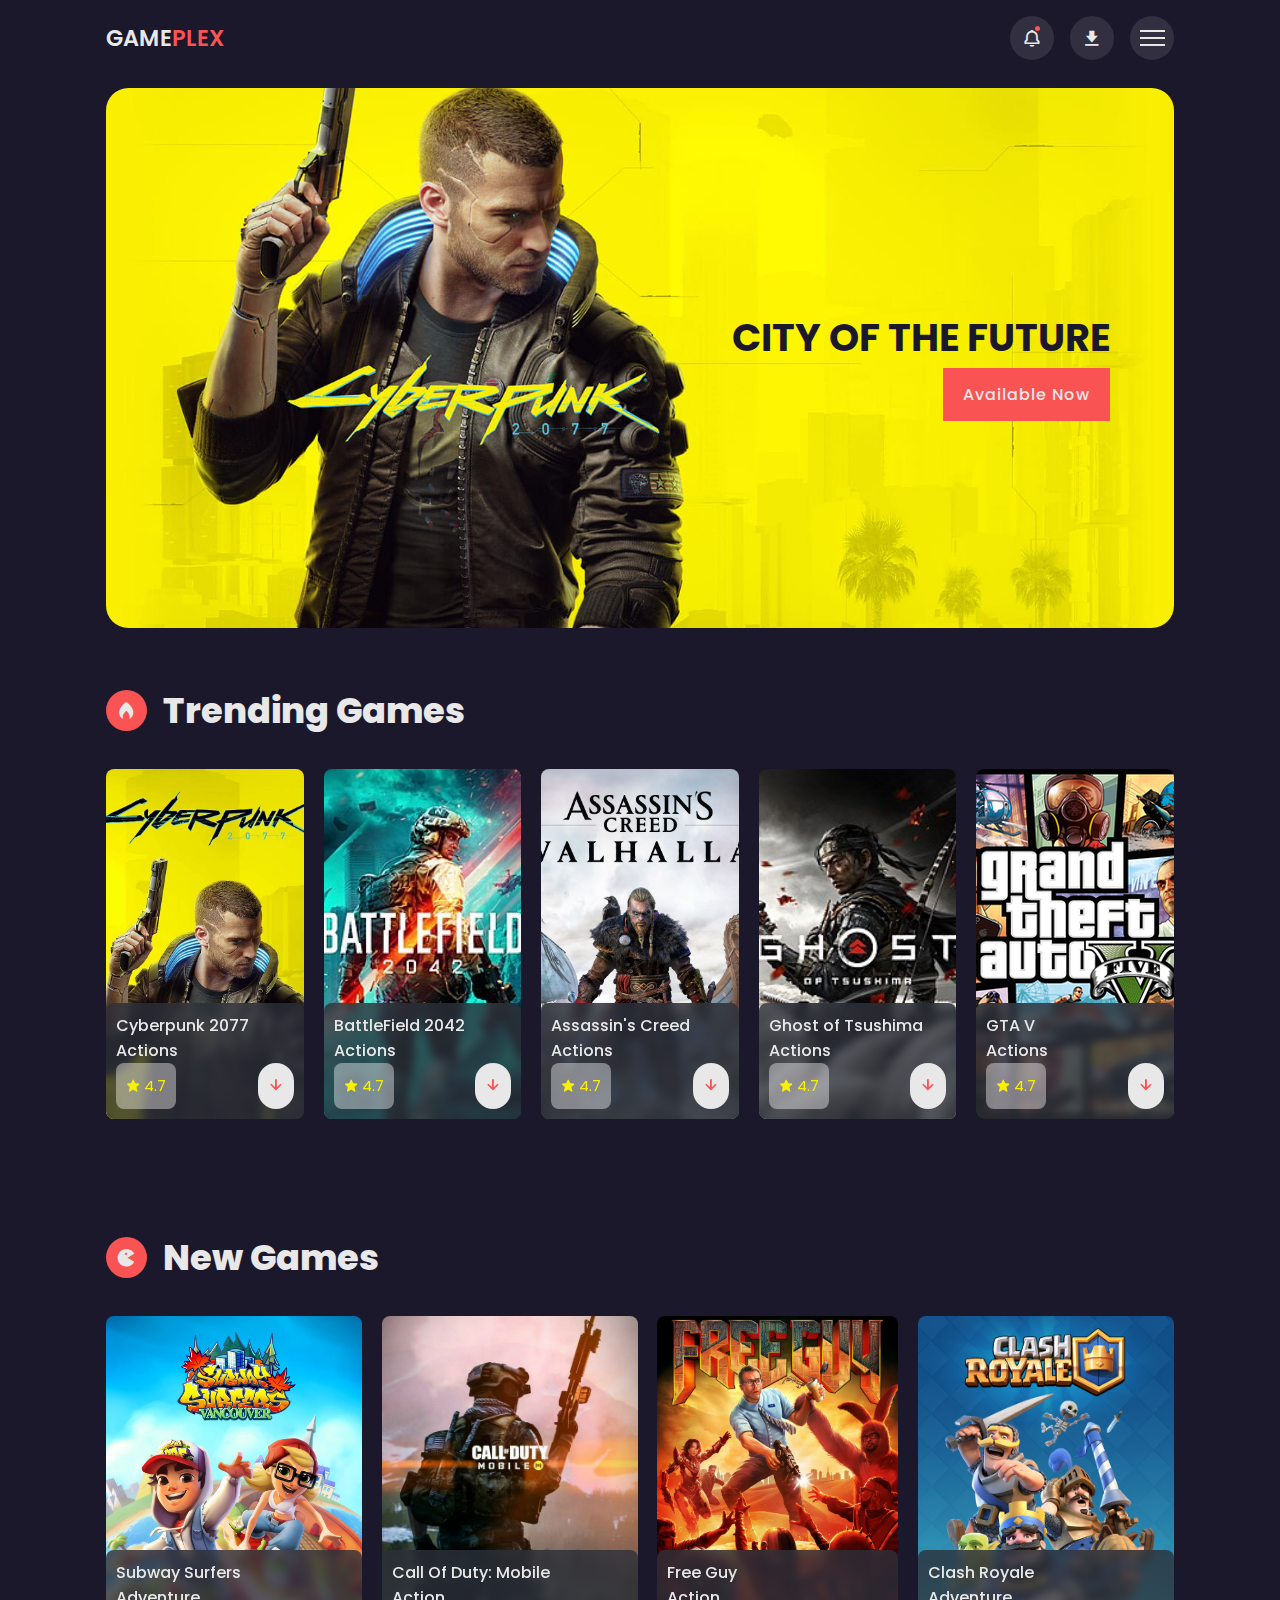
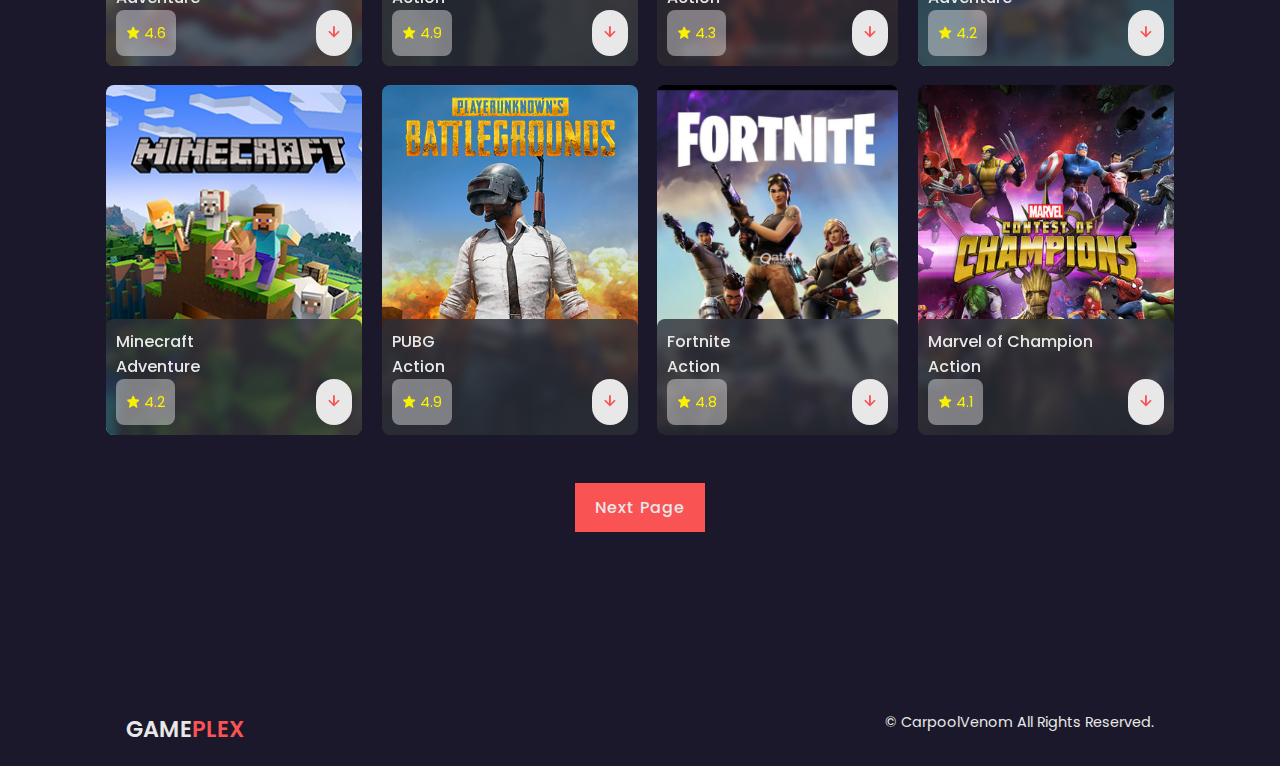
<file: index.html>
<!DOCTYPE html>
<html lang="en">

<head>
    <meta charset="UTF-8">
    <meta name="viewport" content="width=device-width, initial-scale=1.0">
    <title>Game Website</title>
    <!--FAV ICON-->
    <link rel="shortcut icon" href="img/fav.png" type="image/x-icon">
    <!--CSS -->
    <link rel="stylesheet" href="style.css">
    <!--box icon-->
    <link href='https://unpkg.com/boxicons@2.1.4/css/boxicons.min.css' rel='stylesheet'>

    <link rel="stylesheet" href="https://cdn.jsdelivr.net/npm/swiper@10/swiper-bundle.min.css" />

    <script src="https://cdn.jsdelivr.net/npm/swiper@10/swiper-bundle.min.js"></script>
</head>

<body>
     <!--Custom Scroll Bar-->
     <div class="progress">
        <div class="progress-bar" id="scroll-bar">
        </div>
    </div>
    <!--Header-->
    <header>
        <div class="nav container">
            <!--Logo-->
            <a href="index.html" class="logo">Game<span>plex</span></a>
            <!--Nav Icons-->
            <div class="nav-icons">
                <i class="bx bx-bell bx-tada" id="bell-icon"><span></span></i>
                <i class="bx bxs-download"></i>
                <div class="menu-icon">
                    <div class="line1"></div>
                    <div class="line2"></div>
                    <div class="line3"></div>
                </div>
            </div>

            <!--Menu-->
            <div class="menu">
                <img src="img/menu.png" alt="">
                <div class="navbar">
                    <li><a href="index.html">Home</a></li>
                    <li><a href="#trending">Trending</a></li>
                    <li><a href="#new">New Games</a></li>
                    <li><a href="#action">Action Games</a></li>
                    <li><a href="#contact">Contact Us</a></li>
                </div>
            </div>


            <!--Notification-->
            <div class="notification">
                <div class="notification-box">
                    <i class="bx bxs-check-circle"></i>
                    <p>Congratulation, Your game downloaded successfully.</p>
                </div>
                <div class="notification-box box-color">
                    <i class="bx bxs-check-circle"></i>
                    <p>Could not apply changes.</p>
                </div>
            </div>
        </div>

    </header>

    <!--Home Section-->
    <section class="home container" id="home">
        <img src="img/home.png" alt="">
        <div class="home-text">
            <h1>CITY OF THE FUTURE</h1>
            <a href="#" class="btn">Available Now</a>
        </div>
    </section>


    <!-- Trending Section -->
    <section class="trending container" id="trending">
        <div class="heading">
            <i class="bx bxs-flame"></i>
            <h2>Trending Games</h2>
        </div>

        <!--content-->
        <div class="trending-content swiper">
            <div class="swiper-wrapper">
                <div class="swiper-slide">
                    <div class="box">
                        <img src="img/trending1.webp" alt="">
                        <div class="box-text">
                            <h2>Cyberpunk 2077</h2>
                            <h3>Actions</h3>

                            <div class="rating-download">
                                <div class="rating">
                                    <i class="bx bxs-star"></i>
                                    <span>4.7</span>
                                </div>
                                <a href="#" class="box-btn">
                                    <i class="bx bx-down-arrow-alt"> </i>
                                </a>
                            </div>
                        </div>
                    </div>
                </div>

                <!--Slide 2-->
                <div class="swiper-slide">
                    <div class="box">
                        <img src="img/trending2.jpg" alt="">
                        <div class="box-text">
                            <h2>BattleField 2042</h2>
                            <h3>Actions</h3>

                            <div class="rating-download">
                                <div class="rating">
                                    <i class="bx bxs-star"></i>
                                    <span>4.7</span>
                                </div>
                                <a href="#" class="box-btn">
                                    <i class="bx bx-down-arrow-alt"> </i>
                                </a>
                            </div>
                        </div>
                    </div>
                </div>
                <!--Slide 3-->
                <div class="swiper-slide">
                    <div class="box">
                        <img src="img/trending3.jpg" alt="">
                        <div class="box-text">
                            <h2>Assassin's Creed</h2>
                            <h3>Actions</h3>

                            <div class="rating-download">
                                <div class="rating">
                                    <i class="bx bxs-star"></i>
                                    <span>4.7</span>
                                </div>
                                <a href="#" class="box-btn">
                                    <i class="bx bx-down-arrow-alt"> </i>
                                </a>
                            </div>
                        </div>
                    </div>
                </div>
                <!--Slide 4-->
                <div class="swiper-slide">
                    <div class="box">
                        <img src="img/trending4.jpg" alt="">
                        <div class="box-text">
                            <h2>Ghost of Tsushima</h2>
                            <h3>Actions</h3>

                            <div class="rating-download">
                                <div class="rating">
                                    <i class="bx bxs-star"></i>
                                    <span>4.7</span>
                                </div>
                                <a href="#" class="box-btn">
                                    <i class="bx bx-down-arrow-alt"> </i>
                                </a>
                            </div>
                        </div>
                    </div>
                </div>
                <!--Slide 5-->
                <div class="swiper-slide">
                    <div class="box">
                        <img src="img/trending5.png" alt="">
                        <div class="box-text">
                            <h2>GTA V</h2>
                            <h3>Actions</h3>

                            <div class="rating-download">
                                <div class="rating">
                                    <i class="bx bxs-star"></i>
                                    <span>4.7</span>
                                </div>
                                <a href="#" class="box-btn">
                                    <i class="bx bx-down-arrow-alt"> </i>
                                </a>
                            </div>
                        </div>
                    </div>
                </div>

                <!--Slide 6-->
                <div class="swiper-slide">
                    <div class="box">
                        <img src="img/trending6.jpg" alt="">
                        <div class="box-text">
                            <h2>Dying Light 2</h2>
                            <h3>Actions</h3>

                            <div class="rating-download">
                                <div class="rating">
                                    <i class="bx bxs-star"></i>
                                    <span>4.7</span>
                                </div>
                                <a href="#" class="box-btn">
                                    <i class="bx bx-down-arrow-alt"> </i>
                                </a>
                            </div>
                        </div>
                    </div>
                </div>

                <!--Slide 7-->
                <div class="swiper-slide">
                    <div class="box">
                        <img src="img/trending7.png" alt="">
                        <div class="box-text">
                            <h2>Halo Infinite</h2>
                            <h3>Actions</h3>

                            <div class="rating-download">
                                <div class="rating">
                                    <i class="bx bxs-star"></i>
                                    <span>4.7</span>
                                </div>
                                <a href="#" class="box-btn">
                                    <i class="bx bx-down-arrow-alt"> </i>
                                </a>
                            </div>
                        </div>
                    </div>
                </div>

                <!--Slide 8-->
                <div class="swiper-slide">
                    <div class="box">
                        <img src="img/trending8.png" alt="">
                        <div class="box-text">
                            <h2>Resident Evil Village</h2>
                            <h3>Actions</h3>

                            <div class="rating-download">
                                <div class="rating">
                                    <i class="bx bxs-star"></i>
                                    <span>4.7</span>
                                </div>
                                <a href="#" class="box-btn">
                                    <i class="bx bx-down-arrow-alt"> </i>
                                </a>
                            </div>
                        </div>
                    </div>
                </div>

            </div>
        </div>
    </section>


<!--New Section-->
<section class="new container" id="new">
<div class="heading">
    <i class="bx bxs-game"></i>
    <h2>New Games</h2>
</div>
<!--Content-->
<div class="new-content">
    <!--Box 1-->
    <div class="box">
        <img src="img/new1.jpg" alt="">
        <div class="box-text">
            <h2>Subway Surfers</h2>
            <h3>Adventure</h3>

            <div class="rating-download">
                <div class="rating">
                    <i class="bx bxs-star"></i>
                    <span>4.6</span>
                </div>
                <a href="download.html" class="box-btn">
                    <i class="bx bx-down-arrow-alt"> </i>
                </a>
            </div>
        </div>
    </div>

    <!--Box 2-->
    <div class="box">
        <img src="img/new2.jpg" alt="">
        <div class="box-text">
            <h2>Call Of Duty: Mobile</h2>
            <h3>Action</h3>

            <div class="rating-download">
                <div class="rating">
                    <i class="bx bxs-star"></i>
                    <span>4.9</span>
                </div>
                <a href="#" class="box-btn">
                    <i class="bx bx-down-arrow-alt"> </i>
                </a>
            </div>
        </div>
    </div>

    <!--Box 3-->
    <div class="box">
        <img src="img/new3.jpg" alt="">
        <div class="box-text">
            <h2>Free Guy</h2>
            <h3>Action</h3>

            <div class="rating-download">
                <div class="rating">
                    <i class="bx bxs-star"></i>
                    <span>4.3</span>
                </div>
                <a href="#" class="box-btn">
                    <i class="bx bx-down-arrow-alt"> </i>
                </a>
            </div>
        </div>
    </div>

    <!--Box 4-->
    <div class="box">
        <img src="img/new4.jpg" alt="">
        <div class="box-text">
            <h2>Clash Royale</h2>
            <h3>Adventure</h3>

            <div class="rating-download">
                <div class="rating">
                    <i class="bx bxs-star"></i>
                    <span>4.2</span>
                </div>
                <a href="#" class="box-btn">
                    <i class="bx bx-down-arrow-alt"> </i>
                </a>
            </div>
        </div>
    </div>

    <!--Box 5-->
    <div class="box">
        <img src="img/new5.png" alt="">
        <div class="box-text">
            <h2>Minecraft</h2>
            <h3>Adventure</h3>

            <div class="rating-download">
                <div class="rating">
                    <i class="bx bxs-star"></i>
                    <span>4.2</span>
                </div>
                <a href="#" class="box-btn">
                    <i class="bx bx-down-arrow-alt"> </i>
                </a>
            </div>
        </div>
    </div>

    <!--Box 6-->
    <div class="box">
        <img src="img/new6.png" alt="">
        <div class="box-text">
            <h2>PUBG</h2>
            <h3>Action</h3>

            <div class="rating-download">
                <div class="rating">
                    <i class="bx bxs-star"></i>
                    <span>4.9</span>
                </div>
                <a href="#" class="box-btn">
                    <i class="bx bx-down-arrow-alt"> </i>
                </a>
            </div>
        </div>
    </div>

    <!--Box 7-->
    <div class="box">
        <img src="img/new7.png" alt="">
        <div class="box-text">
            <h2>Fortnite</h2>
            <h3>Action</h3>

            <div class="rating-download">
                <div class="rating">
                    <i class="bx bxs-star"></i>
                    <span>4.8</span>
                </div>
                <a href="#" class="box-btn">
                    <i class="bx bx-down-arrow-alt"> </i>
                </a>
            </div>
        </div>
    </div>

    <!--Box 8-->
    <div class="box">
        <img src="img/new8.jpg" alt="">
        <div class="box-text">
            <h2>Marvel of Champion</h2>
            <h3>Action</h3>

            <div class="rating-download">
                <div class="rating">
                    <i class="bx bxs-star"></i>
                    <span>4.1</span>
                </div>
                <a href="#" class="box-btn">
                    <i class="bx bx-down-arrow-alt"> </i>
                </a>
            </div>
        </div>
    </div>

</div>

<div class="next-page">
        <a href="#">Next Page</a>
</div>

</section>

<section>
    
</section>

<!--Copyright-->
<div class="copyright container">
    <a href="#" class="logo">Game<span>plex</span></a>
    <p>&#169; CarpoolVenom All Rights Reserved.</p>
</div>

</body>
<script src="script.js"></script>

</html>
</file>
<file: style.css>
@import url('https://fonts.googleapis.com/css2?family=Poppins:wght@200;400;700&display=swap');


* {
    font-family: 'Poppins', sans-serif;
    margin: 0;
    padding: 0;
    scroll-behavior: smooth;
    box-sizing: border-box;
    list-style: none;
    text-decoration: none;
    scroll-padding-top: 2rem;
}

:root {
    --main-color: #fa5353;
    /*Second color choice*/
    /*--main-color: #0d81ec;*/
    --dark-color: #1b182b;
    --light-color: #322f40;
    --text-color: hsl(0, 0%, 91%);
}

::selection {
    color: var(--text-color);
    background: var(--main-color);
}

section {
    padding: 4rem 0 3rem;
}

img {
    width: 100%;
}

body {
    color: var(--text-color);
    background: var(--dark-color);
}

.container {
    max-width: 1068px;
    margin: auto;
    width: 100%;
}

header {
    position: fixed;
    top: 0;
    left: 0;
    width: 100%;
    background: var(--dark-color);
    z-index: 100;
}

.nav {
    display: flex;
    align-items: center;
    justify-content: center;
    padding: 16px 0;
}

/*Logo*/
.logo {
    font-size: 1.4rem;
    font-weight: 600;
    color: var(--text-color);
    text-transform: uppercase;
    margin: 0 auto 0 0
}

.logo span {
    color: var(--main-color);
}

.nav-icons {
    display: flex;
    align-items: center;
    column-gap: 1rem;
}

.nav-icons .bx {
    font-size: 20px;
    height: 44px;
    width: 44px;
    display: grid;
    place-items: center;
    color: var(--text-color);
    background: var(--light-color);
    border-radius: 50%;
    cursor: pointer;
}

#bell-icon {
    position: relative;
}

#bell-icon span {
    content: '';
    width: 5px;
    height: 5px;
    border-radius: 50%;
    background: var(--main-color);
    position: absolute;
    top: 10px;
    right: 14px;
}

/*Menu Icon*/
.menu-icon {
    display: flex;
    flex-direction: column;
    align-items: center;
    justify-content: center;
    row-gap: 5px;
    height: 44px;
    width: 44px;
    border-radius: 50%;
    background: var(--light-color);
    cursor: pointer;
    z-index: 200;
    transition: 0.3s;
}

.menu-icon div {
    display: block;
    background: var(--text-color);
    height: 2px;
    width: 25px;
    transition: 0.3s;
}

.move .line1 {
    transform: rotate(-45deg) translate(-5px, 5px);
}

.move .line2 {
    opacity: 0;
}

.move .line3 {
    transform: rotate(45deg) translate(-5px, -5px);
}

/*Menu*/
.menu {
    position: fixed;
    left: 0;
    top: 0;
    width: 100%;
    height: 100vh;
    background: rgba(0, 0, 14, 0.9);
    z-index: 106;
    display: flex;
    align-items: center;
    justify-content: space-between;
    transition: 0.5s;
    clip-path: circle(0% at 100% 0%);
}

.menu.active {
    clip-path: circle(144% at 100% 0%);
}

.menu img {
    width: 700px;
}

.navbar {
    display: grid;
    row-gap: 1rem;
    text-align: right;
    padding-right: 2rem;
}

.navbar a {
    font-size: 1.6rem;
    color: var(--text-color);
    font-weight: 500;
    transition: 0.2s;
}

.navbar a:hover {
    border-bottom: 4px solid var(--main-color);
    font-size: 1.8rem;
}

/*Notification*/
.notification {
    position: absolute;
    top: 110%;
    right: 5rem;
    background: var(--light-color);
    width: 300px;
    height: 350px;
    border-radius: 0.5rem;
    padding: 10px;
    display: flex;
    flex-direction: column;
    row-gap: 1rem;
    clip-path: circle(0% at 100% 0%);
}

.notification.active {
    clip-path: circle(144% at 100% 0%);
    transition: 0.3s;
}

.notification-box {
    display: flex;
    align-items: baseline;
    column-gap: 1rem;
    border-radius: 0.5rem;
    background: var(--dark-color);
}

.notification-box .bx {
    color: #faf102;
}

.box-color {
    background: hsl(0, 0%, 100%, 0.4);
}

.box-color .bx {
    color: var(--main-color);
}

.home {
    position: relative;
    min-height: 540px;
    display: flex;
    align-items: center;
    justify-content: flex-end;
    margin-top: 5rem;
}

.home img {
    position: absolute;
    width: 100%;
    height: 100%;
    object-fit: cover;
    border-radius: 1.4rem;
    z-index: -1;
}

.home-text {
    padding-right: 4rem;
    text-align: right;
}

.home-text h1 {
    font-size: 2.4rem;
    text-transform: uppercase;
    color: var(--dark-color);
    margin-bottom: 1rem;
}

.btn {
    background: var(--main-color);
    padding: 15px 20px;
    color: var(--text-color);
    font-size: 1rem;
    letter-spacing: 1px;
    font-weight: 500;
    clip-path: polygon(0, 0, 100% 0%, 100% 100%, 10% 100%, 0% 68%);
}

.btn:hover {
    background: var(--light-color);
    transition: 0.3s all linear;
}

/* Heading */
.heading {
    display: flex;
    align-items: center;
    column-gap: 1rem;
    margin-bottom: 2rem;
}

.heading .bx {
    font-size: 21px;
    color: var(--text-color);
    background: var(--main-color);
    padding: 10px;
    border-radius: 5rem;
}

.heading h2 {
    font-size: 2.2rem;
    font-weight: 800;
}

.box {
    position: relative;
    width: 100%;
    height: 350px;
    border-radius: 0.5rem;
}

.box img {
    width: 100%;
    height: 100%;
    object-fit: cover;
    border-radius: 0.5rem;
}

.box .box-text {
    position: absolute;
    right: 0;
    left: 0;
    bottom: 0;
    padding: 10px;
    background: hsl(227, 14%, 20%, 0.8);
    backdrop-filter: blur(4px);
    border-radius: 0.5rem;
}

.box .box-text h2 {
    font-size: 1rem;
    font-weight: 500;
}

.box .box-text h3 {
    font-size: 1rem;
    font-weight: 500;
}

.rating-download {
    display: flex;
    justify-content: space-between;
}

.rating {
    display: flex;
    align-items: center;
    column-gap: 4px;
    background: hsl(0, 0%, 100%, 0.4);
    padding: 4px 10px;
    border-radius: 0.5rem;
}

.rating .bx {
    color: #faf102;
    font-size: 0.9rem;
}

.rating span {
    color: #faf102;
    font-size: 0.9rem;
}

.box-btn {
    padding: 8px;
    background: var(--text-color);
    border-radius: 2rem;
    color: var(--main-color);
    font-weight: 400;
    font-size: 20px;
}

.box-btn:hover {
    background: var(--dark-color);
}

/* New Section */
.new-content {
    display: grid;
    grid-template-columns: repeat(auto-fit, minmax(240px, auto));
    gap: 1.2rem;
}

.next-page {
    display: flex;
    justify-content: center;
    align-items: center;
    margin-top: 3rem;
}

.next-page a {
    background: var(--main-color);
    padding: 12px 20px;
    color: var(--text-color);
    letter-spacing: 1px;
    font-weight: 500;
}

.next-page a:hover {
    background: var(--light-color);
    transition: 0.3s all linear;
}

.copyright {
    display: flex;
    justify-content: space-between;
    padding: 20px;
}

.copyright p {
    font-size: 0.9rem;
    color: var(--text-color);
}

/*Download*/
.video-container video{
    width: 100%;
    aspect-ratio:16/9;
}

.video-container{
    margin-top:2rem;
}

.about{
    margin-top: 2rem;
}

.about h2{
    display: inline-flex;
    font-size: 1.4rem;
    font-weight: 500;
    border-bottom: 4px solid var(--main-color); 
}

.about p{
    font-size: 0.9rem;
    margin: 1rem;
    text-align:justify;
}

.screenshots h2{
    display: inline-flex;
    font-size: 1.4rem;
    font-weight: 500;
    border-bottom: 4px solid var(--main-color);
    margin: 1.6rem 0;
}

.screenshots-content{
    display: grid;
    grid-template-columns:repeat(auto-fit, minmax(250px, auto)) ;
    gap:10px;
    justify-content: center;
    max-width: 800px;
    width:100%;
    margin: auto;
}

.screenshots-content img{
    width: 100%;
    height: 440px;
    object-fit: cover;
}

.download{
    max-width: 800px;
    margin:auto;
    width: 100%;
    display:grid;
    justify-content: center;
    margin-top:2rem;
}

.download h2{
    text-align: center;
    font-size: 1.4rem;
    font-weight: 500;
    margin: 1.6rem 0;
}

.download-links{
    display: grid;
    grid-template-columns: repeat(3, 1fr);
    gap:10px;
    margin-bottom: 2rem;
}

.download-links a{
    text-align: center;
    background: var(--main-color);
    padding: 12px 20px;
    color: var(--text-color);
    letter-spacing: 1px;
    font-weight: 500;
}

.download-links a:hover{
    background: var(--light-color);
    transition: 0.3s all linear;
}

/*Display Block for Default Scroll Bar */
html::webkit-scrollbar{
display: none;
}

/*Custom Scroll Bar*/
.progress{
    position: fixed;
    top:0;
    left:0;
    width: 100%;
    height:4px;
    z-index:300;
}

.progress-bar{
    height: 4px;
    background:var(--main-color);
    width: 0%;
}

/* Making Responsive / Breakpoints */
@media (max-width: 1080px){
    .container{
        margin: 0 auto;
        width: 90%;
    }
    .nav{
        padding: 10px 0;
    }
    .menu img{
        width: 500px;
    }
    section{
      padding: 3rem 0 2rem;
    }
    .home{
        margin-top: 4rem !important;
        min-height: 440px;
    }
    .home img{
        border-radius: 1rem;
    }
    .new-content{
        grid-template-columns: repeat(auto-fit, minmax(200px, auto));
    }

    .video-container{
        margin-top: 5rem !important;
    }
}

/* For Medium Devices */
@media (max-width: 774px){
    .notification{
        right: 1rem;
    }
    .menu img{
        width: 400px;
    }
    .home{
        min-height: 300px;
    }
    .home-text h1{
        font-size: 2rem;
    }
    .btn{
        padding: 12px 17px;
    }
    .screenshots-content{
        grid-template-columns: repeat(auto-fit, minmax(250px, 300px));
    }
}

@media (max-width:560px){
    .menu img{
        display:none;
    }
    .menu{
        justify-content:flex-end;
    }
    .nav{
        padding: 8px 0;
    }
    .nav-icons .bx, .menu-icon{
        height: 40px;
        width: 40px;
    }
    .home{
        min-height: 240px;
    }
    .home-text{
        padding-right: 1rem;
    }
    p{
        font-size: 0.8rem;
    }
    .download-links{
        grid-template-columns: 1fr;
    }
}

/* For Small Devices */
@media (max-width: 360px){
    .logo{
        font-size: 1.2rem;
    }
    .navbar a{
        font-size: 1.3rem;
    }
    .navbar a:hover{
        font-size: 1.4rem;
    }
    .notification{
        width:270px;
    }
    .home{
       min-height: 214px;
    }
    .home-text h1{
        font-size: 1.4rem;
    }
    .heading .bx{
        padding: 8px;
    }
    .heading h2{
        font-size: 1.1rem;
    }
    .box{
        height:420px;
    }
    .copyright{
        flex-direction: column;
        align-items: center;
        row-gap:1rem;
    }
    .copyright .logo{
        margin:0;
    }
    .about h2, 
    .screenshots h2 .download h2{
        font-size: 1.2rem;
    }
}
</file>
